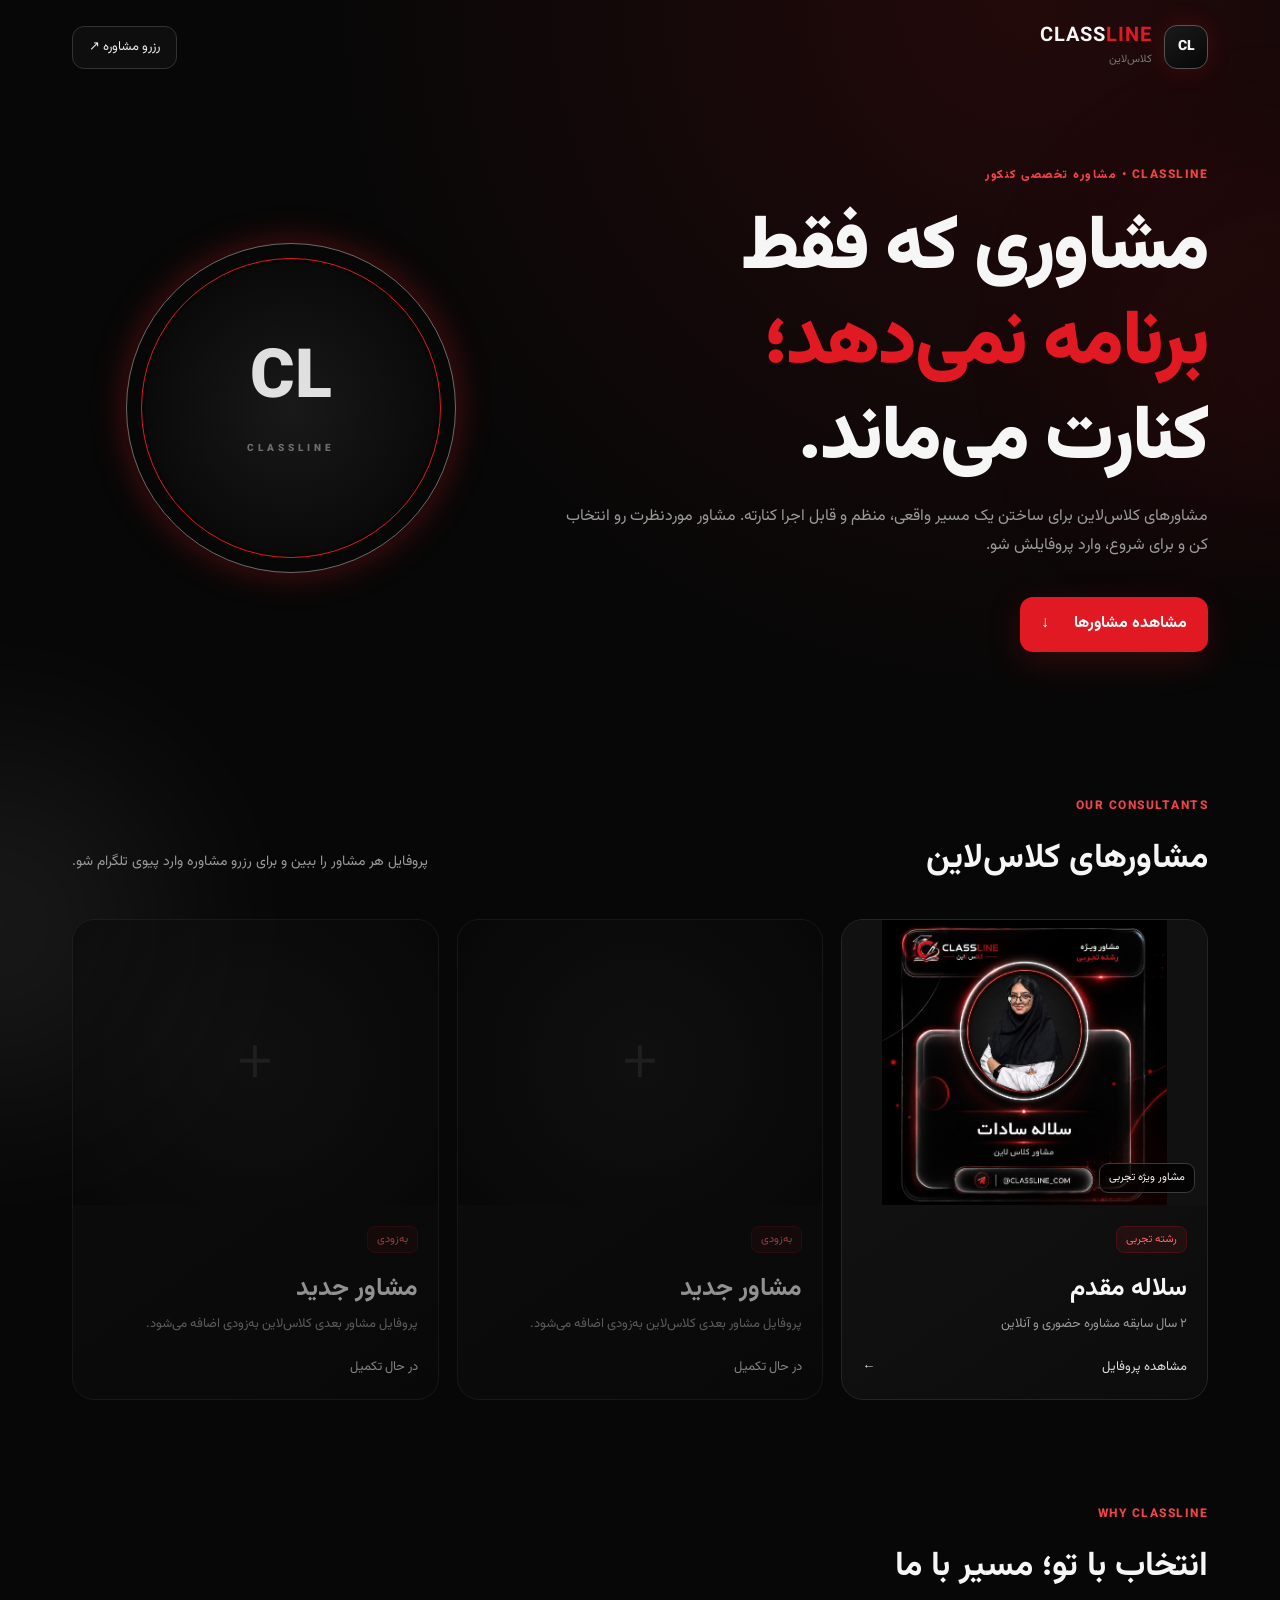
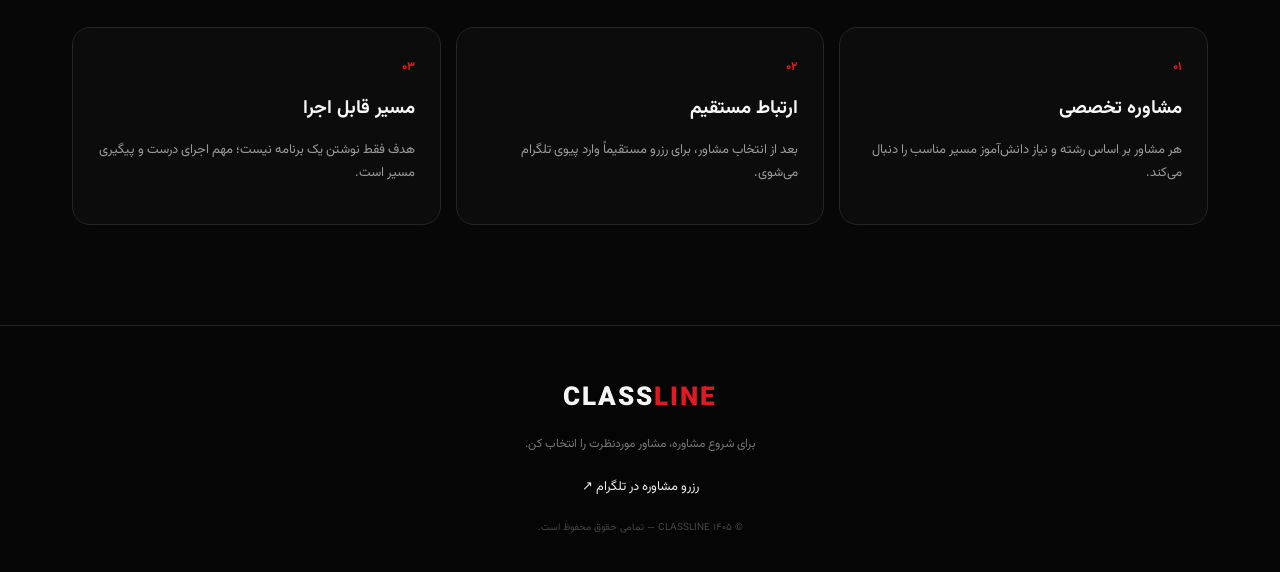
<file: index.html>
<!DOCTYPE html>
<html lang="fa" dir="rtl">
<head>
<meta charset="UTF-8">
<meta name="viewport" content="width=device-width, initial-scale=1.0">
<meta name="theme-color" content="#090909">
<title>مشاوران کلاس‌لاین | CLASSLINE</title>
<link rel="preconnect" href="https://fonts.googleapis.com">
<link rel="preconnect" href="https://fonts.gstatic.com" crossorigin>
<link href="https://fonts.googleapis.com/css2?family=Vazirmatn:wght@400;500;600;700;800;900&display=swap" rel="stylesheet">
<link rel="stylesheet" href="style.css">
</head>
<body>
<div class="glow glow-1"></div><div class="glow glow-2"></div>
<header class="nav">
  <a class="brand" href="index.html"><span class="brand-mark">CL</span><span><b>CLASS<span>LINE</span></b><small>کلاس‌لاین</small></span></a>
  <a class="telegram-mini" href="https://t.me/mamadam_ak" target="_blank" rel="noopener">رزرو مشاوره ↗</a>
</header>
<main>
<section class="hero">
  <div class="hero-copy">
    <div class="eyebrow">CLASSLINE • مشاوره تخصصی کنکور</div>
    <h1>مشاوری که فقط<br><span>برنامه نمی‌دهد؛</span><br>کنارت می‌ماند.</h1>
    <p>مشاورهای کلاس‌لاین برای ساختن یک مسیر واقعی، منظم و قابل اجرا کنارته. مشاور موردنظرت رو انتخاب کن و برای شروع، وارد پروفایلش شو.</p>
    <a class="hero-btn" href="#consultants">مشاهده مشاورها <span>↓</span></a>
  </div>
  <div class="hero-orb"><div class="ring"></div><div class="orb-text">CL<br><small>CLASSLINE</small></div></div>
</section>
<section id="consultants" class="section">
  <div class="section-head"><div><span class="kicker">OUR CONSULTANTS</span><h2>مشاورهای کلاس‌لاین</h2></div><p>پروفایل هر مشاور را ببین و برای رزرو مشاوره وارد پیوی تلگرام شو.</p></div>
  <div class="grid">
    <a class="card" href="consultant.html?id=salaleh-moghadam">
      <div class="card-photo"><img src="salaleh-moghadam.jpg" alt="خانم سلاله مقدم"><span class="online">مشاور ویژه تجربی</span></div>
      <div class="card-body"><span class="tag">رشته تجربی</span><h3>سلاله مقدم</h3><p>۲ سال سابقه مشاوره حضوری و آنلاین</p><div class="card-link">مشاهده پروفایل <b>←</b></div></div>
    </a>
    <div class="card coming"><div class="coming-icon">+</div><div class="card-body"><span class="tag">به‌زودی</span><h3>مشاور جدید</h3><p>پروفایل مشاور بعدی کلاس‌لاین به‌زودی اضافه می‌شود.</p><div class="card-link">در حال تکمیل</div></div></div>
    <div class="card coming"><div class="coming-icon">+</div><div class="card-body"><span class="tag">به‌زودی</span><h3>مشاور جدید</h3><p>پروفایل مشاور بعدی کلاس‌لاین به‌زودی اضافه می‌شود.</p><div class="card-link">در حال تکمیل</div></div></div>
  </div>
</section>
<section class="why"><div class="section-head"><div><span class="kicker">WHY CLASSLINE</span><h2>انتخاب با تو؛ مسیر با ما</h2></div></div><div class="features"><div><b>۰۱</b><h3>مشاوره تخصصی</h3><p>هر مشاور بر اساس رشته و نیاز دانش‌آموز مسیر مناسب را دنبال می‌کند.</p></div><div><b>۰۲</b><h3>ارتباط مستقیم</h3><p>بعد از انتخاب مشاور، برای رزرو مستقیماً وارد پیوی تلگرام می‌شوی.</p></div><div><b>۰۳</b><h3>مسیر قابل اجرا</h3><p>هدف فقط نوشتن یک برنامه نیست؛ مهم اجرای درست و پیگیری مسیر است.</p></div></div></section>
</main>
<footer><div class="footer-brand">CLASS<span>LINE</span></div><p>برای شروع مشاوره، مشاور موردنظرت را انتخاب کن.</p><a href="https://t.me/mamadam_ak" target="_blank" rel="noopener">رزرو مشاوره در تلگرام ↗</a><small>© ۱۴۰۵ CLASSLINE — تمامی حقوق محفوظ است.</small></footer>
</body></html>
</file>
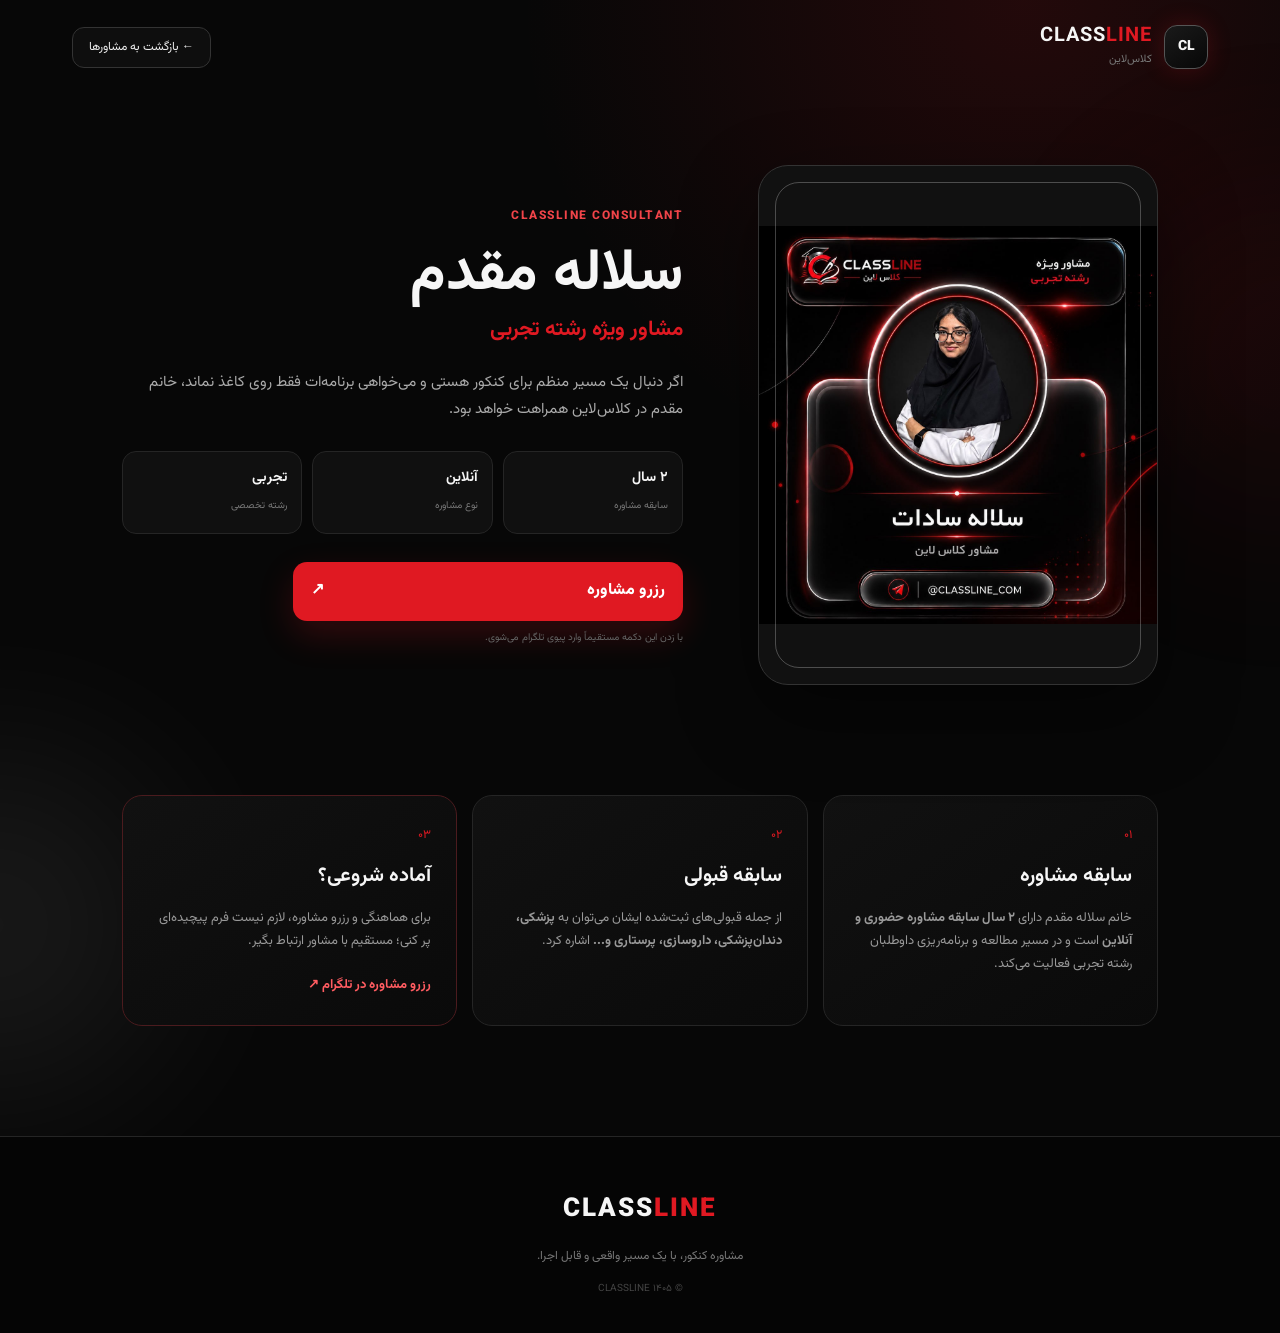
<file: consultant.html>
<!DOCTYPE html>
<html lang="fa" dir="rtl">
<head>
<meta charset="UTF-8"><meta name="viewport" content="width=device-width, initial-scale=1.0"><meta name="theme-color" content="#090909">
<title>سلاله مقدم | مشاور کلاس‌لاین</title>
<link rel="preconnect" href="https://fonts.googleapis.com"><link rel="preconnect" href="https://fonts.gstatic.com" crossorigin>
<link href="https://fonts.googleapis.com/css2?family=Vazirmatn:wght@400;500;600;700;800;900&display=swap" rel="stylesheet"><link rel="stylesheet" href="style.css">
</head>
<body class="profile-page"><div class="glow glow-1"></div><div class="glow glow-2"></div>
<header class="nav"><a class="brand" href="index.html"><span class="brand-mark">CL</span><span><b>CLASS<span>LINE</span></b><small>کلاس‌لاین</small></span></a><a class="back" href="index.html">← بازگشت به مشاورها</a></header>
<main>
<section class="profile-hero">
  <div class="profile-photo"><div class="photo-ring"></div><img src="salaleh-moghadam.jpg" alt="خانم سلاله مقدم"></div>
  <div class="profile-copy"><span class="kicker">CLASSLINE CONSULTANT</span><h1>سلاله مقدم</h1><h2>مشاور ویژه رشته تجربی</h2><p class="lead">اگر دنبال یک مسیر منظم برای کنکور هستی و می‌خواهی برنامه‌ات فقط روی کاغذ نماند، خانم مقدم در کلاس‌لاین همراهت خواهد بود.</p>
  <div class="stats"><div><strong>۲ سال</strong><span>سابقه مشاوره</span></div><div><strong> آنلاین</strong><span>نوع مشاوره</span></div><div><strong>تجربی</strong><span>رشته تخصصی</span></div></div>
  <a class="reserve" href="https://t.me/mamadam_ak" target="_blank" rel="noopener"><span>رزرو مشاوره</span><b>↗</b></a>
  <small class="hint">با زدن این دکمه مستقیماً وارد پیوی تلگرام می‌شوی.</small>
  </div>
</section>
<section class="details"><div class="detail-box"><span class="number">۰۱</span><h3>سابقه مشاوره</h3><p>خانم سلاله مقدم دارای <strong>۲ سال سابقه مشاوره حضوری و آنلاین</strong> است و در مسیر مطالعه و برنامه‌ریزی داوطلبان رشته تجربی فعالیت می‌کند.</p></div><div class="detail-box"><span class="number">۰۲</span><h3>سابقه قبولی</h3><p>از جمله قبولی‌های ثبت‌شده ایشان می‌توان به <strong>پزشکی، دندان‌پزشکی، داروسازی، پرستاری و...</strong> اشاره کرد.</p></div><div class="detail-box highlight"><span class="number">۰۳</span><h3>آماده شروعی؟</h3><p>برای هماهنگی و رزرو مشاوره، لازم نیست فرم پیچیده‌ای پر کنی؛ مستقیم با مشاور ارتباط بگیر.</p><a href="https://t.me/mamadam_ak" target="_blank" rel="noopener">رزرو مشاوره در تلگرام ↗</a></div></section>
</main>
<footer><div class="footer-brand">CLASS<span>LINE</span></div><p>مشاوره کنکور، با یک مسیر واقعی و قابل اجرا.</p><small>© ۱۴۰۵ CLASSLINE</small></footer>
</body></html>
</file>
<file: style.css>
:root{--bg:#070707;--panel:#101010;--panel2:#151515;--red:#e01922;--red2:#ff3b3f;--white:#f6f6f6;--muted:#9a9a9a;--line:#252525}*{box-sizing:border-box}html{scroll-behavior:smooth}body{margin:0;background:radial-gradient(circle at 80% 0%,rgba(224,25,34,.13),transparent 30%),var(--bg);color:var(--white);font-family:Vazirmatn,Tahoma,sans-serif;line-height:1.8;overflow-x:hidden}.glow{position:fixed;width:350px;height:350px;border-radius:50%;filter:blur(100px);opacity:.08;pointer-events:none;z-index:-1}.glow-1{background:#e01922;top:20%;right:-180px}.glow-2{background:#fff;bottom:-200px;left:-180px}.nav{max-width:1180px;margin:auto;padding:25px 22px;display:flex;align-items:center;justify-content:space-between}.brand{display:flex;gap:12px;align-items:center;color:var(--white);text-decoration:none}.brand-mark{width:44px;height:44px;border:1px solid #555;border-radius:13px;display:grid;place-items:center;font-weight:900;font-size:14px;background:linear-gradient(145deg,#1a1a1a,#070707);box-shadow:0 0 25px rgba(224,25,34,.2)}.brand b{font-size:20px;letter-spacing:1px;display:block;line-height:1.1}.brand b span,.footer-brand span{color:var(--red)}.brand small{display:block;color:#777;font-size:11px;margin-top:3px}.telegram-mini,.back{border:1px solid #333;color:#eee;text-decoration:none;padding:9px 16px;border-radius:12px;font-size:13px;background:#0e0e0e;transition:.25s}.telegram-mini:hover,.back:hover{border-color:var(--red);color:#fff}.hero{max-width:1180px;margin:30px auto 100px;padding:40px 22px;min-height:540px;display:grid;grid-template-columns:1.2fr .8fr;align-items:center;gap:40px}.eyebrow,.kicker{color:#f04449;font-size:12px;font-weight:800;letter-spacing:1.5px}.hero h1{font-size:clamp(42px,6vw,76px);line-height:1.25;margin:16px 0;font-weight:900;letter-spacing:-2px}.hero h1 span{color:var(--red)}.hero p{color:var(--muted);max-width:650px;font-size:16px}.hero-btn{display:inline-flex;gap:25px;align-items:center;margin-top:20px;background:var(--red);color:white;text-decoration:none;padding:13px 21px;border-radius:13px;font-weight:700;box-shadow:0 10px 35px rgba(224,25,34,.18)}.hero-orb{width:330px;height:330px;border-radius:50%;margin:auto;display:grid;place-items:center;position:relative;background:radial-gradient(circle,#191919 0%,#0a0a0a 62%,transparent 63%)}.ring,.ring:after{position:absolute;inset:0;border-radius:50%;border:1px solid rgba(255,255,255,.4);box-shadow:0 0 35px rgba(224,25,34,.35)}.ring:after{content:"";inset:14px;border-color:var(--red);box-shadow:none}.orb-text{text-align:center;font-size:68px;font-weight:900;line-height:.8;opacity:.9}.orb-text small{font-size:10px;letter-spacing:4px;color:#777}.section,.why{max-width:1180px;margin:0 auto 100px;padding:0 22px}.section-head{display:flex;justify-content:space-between;gap:30px;align-items:end;margin-bottom:30px}.section-head h2{font-size:34px;margin:7px 0 0}.section-head p{color:var(--muted);max-width:430px;font-size:14px}.grid{display:grid;grid-template-columns:repeat(3,1fr);gap:18px}.card{display:block;color:inherit;text-decoration:none;background:linear-gradient(145deg,#151515,#0c0c0c);border:1px solid var(--line);border-radius:22px;overflow:hidden;transition:.3s;min-height:450px}.card:hover{transform:translateY(-6px);border-color:#4b1b1e;box-shadow:0 20px 50px rgba(0,0,0,.35)}.card-photo{height:285px;position:relative;overflow:hidden;background:#111}.card-photo img{width:100%;height:100%;object-fit:contain;object-position:center;filter:saturate(.9);transition:.4s}.card:hover img{transform:none}.online{position:absolute;bottom:12px;right:12px;background:rgba(0,0,0,.75);border:1px solid #3a3a3a;border-radius:9px;padding:4px 9px;font-size:11px}.card-body{padding:20px}.tag{font-size:11px;color:#ff666b;background:rgba(224,25,34,.09);border:1px solid rgba(224,25,34,.2);padding:4px 9px;border-radius:8px}.card h3{font-size:25px;margin:12px 0 2px}.card p{color:var(--muted);font-size:13px;margin:0}.card-link{margin-top:20px;color:#ddd;font-size:13px;display:flex;justify-content:space-between}.coming{cursor:default;opacity:.58;display:flex;flex-direction:column}.coming-icon{height:285px;display:grid;place-items:center;font-size:80px;font-weight:200;color:#333;background:radial-gradient(circle,#181818,#0b0b0b)}.features{display:grid;grid-template-columns:repeat(3,1fr);gap:15px}.features>div{padding:25px;border:1px solid var(--line);border-radius:18px;background:#0c0c0c}.features b,.number{color:var(--red);font-size:12px}.features h3{margin:10px 0 3px}.features p{color:var(--muted);font-size:13px}.profile-hero{max-width:1080px;margin:50px auto 90px;padding:20px 22px;display:grid;grid-template-columns:400px 1fr;gap:75px;align-items:center}.profile-photo{height:520px;border-radius:30px;background:#111;border:1px solid #333;position:relative;overflow:hidden;box-shadow:0 30px 80px rgba(0,0,0,.45)}.profile-photo img{width:100%;height:100%;object-fit:contain;object-position:center}.photo-ring{position:absolute;inset:16px;border:1px solid rgba(255,255,255,.25);border-radius:24px;z-index:2;pointer-events:none}.profile-copy h1{font-size:58px;line-height:1.2;margin:10px 0 0}.profile-copy h2{color:var(--red);font-size:21px;margin:0 0 20px}.lead{color:#aaa;font-size:15px;max-width:650px}.stats{display:grid;grid-template-columns:repeat(3,1fr);gap:10px;margin:28px 0}.stats div{background:#101010;border:1px solid #252525;border-radius:14px;padding:14px}.stats strong{display:block;font-size:14px}.stats span{font-size:10px;color:#777}.reserve{display:flex;align-items:center;justify-content:space-between;text-decoration:none;color:white;background:var(--red);padding:15px 18px;border-radius:14px;font-weight:800;max-width:390px;box-shadow:0 14px 35px rgba(224,25,34,.2);transition:.25s}.reserve:hover{transform:translateY(-2px);background:#f1252d}.hint{display:block;color:#666;font-size:10px;margin-top:8px}.details{max-width:1080px;margin:0 auto 110px;padding:0 22px;display:grid;grid-template-columns:repeat(3,1fr);gap:15px}.detail-box{padding:25px;border:1px solid var(--line);border-radius:20px;background:linear-gradient(145deg,#111,#0a0a0a)}.detail-box h3{font-size:20px;margin:8px 0}.detail-box p{color:#999;font-size:13px}.detail-box.highlight{border-color:#4b1b1e}.detail-box a{display:inline-block;color:#ff5c61;text-decoration:none;font-size:13px;font-weight:700;margin-top:8px}footer{border-top:1px solid var(--line);text-align:center;padding:50px 22px 35px;background:#050505}footer .footer-brand{font-size:26px;font-weight:900;letter-spacing:2px}footer p{color:#777;font-size:12px}footer a{color:#eee;text-decoration:none;font-size:13px;display:inline-block;margin:8px 0 20px}footer small{display:block;color:#444;font-size:10px}.back{font-size:12px}
@media(max-width:800px){.nav{padding:18px}.telegram-mini{font-size:11px;padding:7px 10px}.hero{grid-template-columns:1fr;text-align:center;margin-top:5px;padding-top:35px}.hero p{margin-left:auto;margin-right:auto}.hero-orb{width:250px;height:250px;order:-1}.orb-text{font-size:50px}.section-head{display:block}.section-head p{margin-top:8px}.grid,.features,.details{grid-template-columns:1fr}.profile-hero{grid-template-columns:1fr;gap:35px;margin-top:25px}.profile-photo{height:430px;max-width:430px;margin:auto;width:100%}.profile-copy{text-align:right}.profile-copy h1{font-size:44px}.stats{grid-template-columns:1fr 1fr}.stats div:last-child{grid-column:1/-1}.reserve{max-width:none}.back{padding:7px 10px;font-size:10px}}
@media(max-width:430px){.brand b{font-size:16px}.brand-mark{width:38px;height:38px}.hero h1{font-size:39px}.hero-orb{width:220px;height:220px}.card-photo,.coming-icon{height:260px}.profile-photo{height:380px}.stats{grid-template-columns:1fr}.stats div:last-child{grid-column:auto}}
</file>
